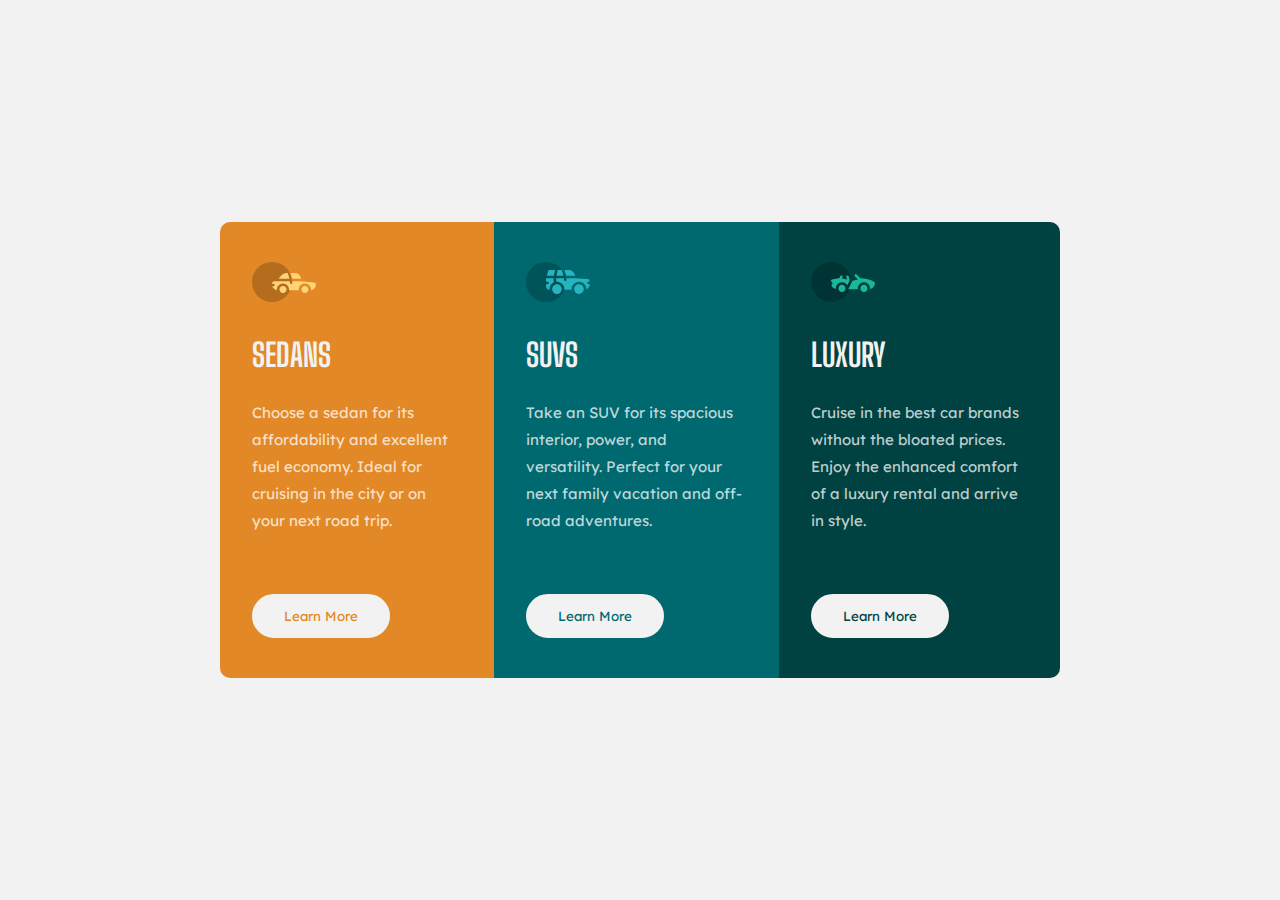
<file: index.html>
<!DOCTYPE html>
<html lang="en">
<head>
    <meta charset="UTF-8">
    <meta http-equiv="X-UA-Compatible" content="IE=edge">
    <meta name="viewport" content="width=device-width, initial-scale=1.0">
    <title>Document</title>
    <link rel="icon" type="image/png" sizes="32x32" href="./images/favicon-32x32.png">
    <link rel="stylesheet" href="index.css">
</head>
<body>
    <main class="box-container">
        <div class="box1 boxes">
          <div class="circle">
            <img src="icon-sedans.svg" alt="Sedan">
          </div>
          <h1>Sedans</h1>
          <p>
            Choose a sedan for its affordability and excellent fuel economy. Ideal for cruising in the city 
            or on your next road trip.
          </p>
          <button>Learn More</button>
        </div>
    
        <div class="box2 boxes">
          <div class="circle">
            <img src="icon-suvs.svg" alt="SUV">
          </div>
          <h1>SUVs</h1>
          <p>
            Take an SUV for its spacious interior, power, and versatility. Perfect for your next family vacation 
            and off-road adventures.
          </p>
          <button>Learn More</button>
        </div>
        
        <div class="box3 boxes">
          <div class="circle">
            <img src="icon-luxury.svg" alt="Luxury">
          </div>
          <h1>Luxury</h1>
          <p>
            Cruise in the best car brands without the bloated prices. Enjoy the enhanced comfort of a luxury 
            rental and arrive in style.
          </p>
          <button>Learn More</button>
        </div>
      </main>
</body>
</html>
</file>
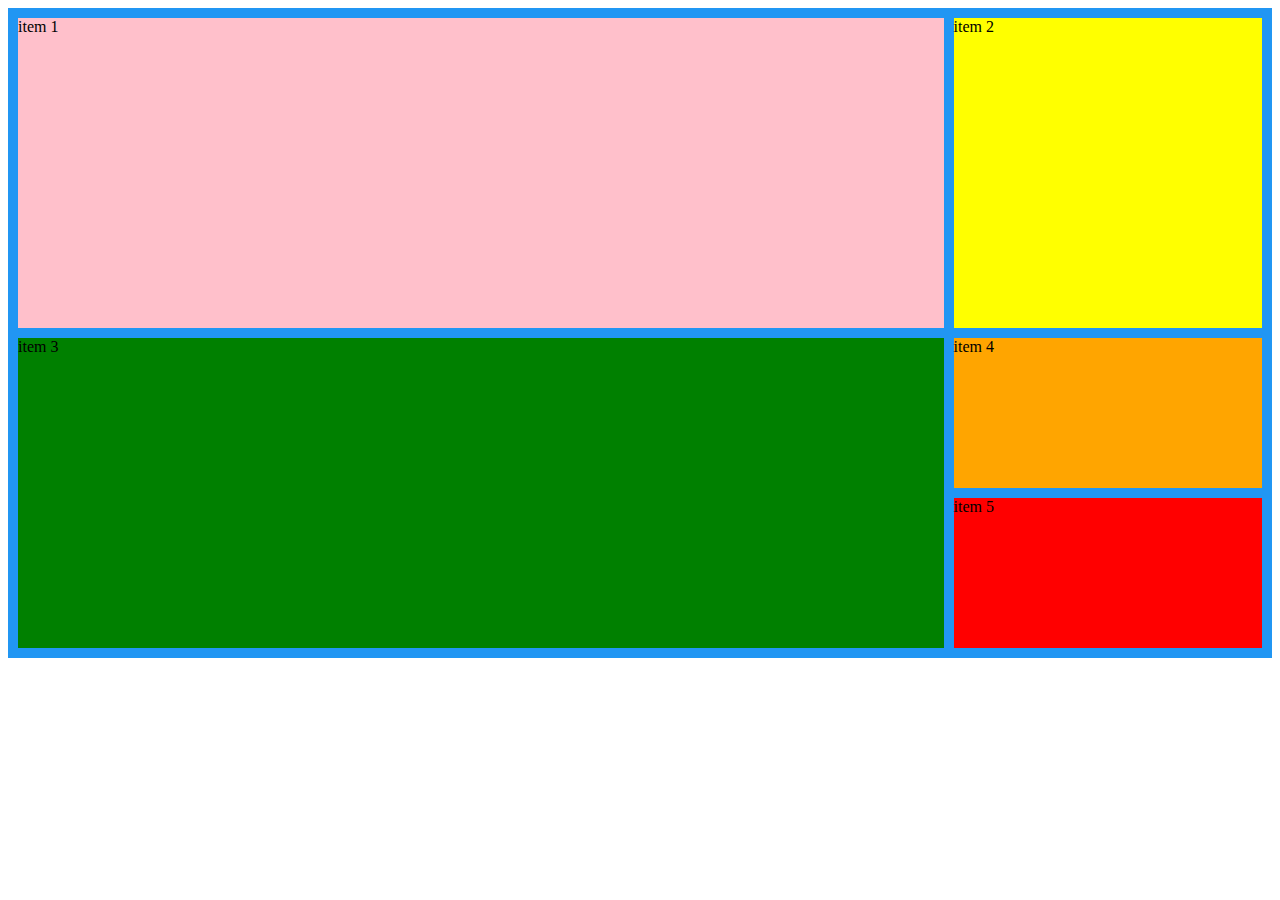
<file: grid.html>
<!DOCTYPE html>
<html lang="en">
<head>
    <meta charset="UTF-8">
    <meta http-equiv="X-UA-Compatible" content="IE=edge">
    <meta name="viewport" content="width=device-width, initial-scale=1.0">
    <title>Document</title>
    <link rel="stylesheet" href="grid.css">
</head>
<body>
    <div class="grid-container">
        <div class="grid-item item-1">item 1</div>
        <div class="grid-item item-2">item 2</div>
        <div class="grid-item item-3">item 3</div>
        <div class="grid-item item-4">item 4</div>
        <div class="grid-item item-5 ">item 5</div>
    </div>
</body>
</html>
</file>
<file: index.css>
@import url("https://fonts.googleapis.com/css2?family=Big+Shoulders+Display:wght@700&family=Lexend+Deca&display=swap");

:root {
  /* Primary */
  --orange: hsl(31, 77%, 52%);
  --cyan: hsl(184, 100%, 22%);
  --dark-cyan: hsl(179, 100%, 13%);

  /* Neutral */
  --white: hsla(0, 0%, 100%, 0.75);
  --lightgray: hsl(0, 0%, 95%);
}

*,
*::before,
*::after {
  border: 0;
  outline: 0;
  padding: 0;
  margin: 0;
  box-sizing: inherit;
}

body {
  box-sizing: border-box;
  font-family: "Lexend Deca", sans-serif;
  font-weight: 400;
  display: flex;
  place-content: center;
  background-color: var(--lightgray);
  height: 100vh;
}

h1 {
  font-family: "Big Shoulders Display", cursive;
  font-weight: 700;
  text-transform: uppercase;
  color: var(--lightgray);
}

p {
  font-size: 15px;
  margin: 25px 0 60px 0;
  color: var(--white);
  font-weight: 400;
  line-height: 1.8;
}

.box-container {
  display: flex;
  width: 840px;
  align-items: center;
  justify-content: center;
}

.boxes {
  display: flex;
  flex-direction: column;
  padding: 40px 32px;
  align-items: flex-start;
}

.box1 {
  background-color: var(--orange);
  border-radius: 10px 0 0 10px;
}

.box2 {
  background-color: var(--cyan);
}

.box3 {
  background-color: var(--dark-cyan);
  border-radius: 0 10px 10px 0;
}

button {
  padding: 12px 30px;
  border-radius: 50px;
  font-family: inherit;
  font-size: 16;
  border: solid 2px var(--lightgray);
  background: var(--lightgray);
  transition: all ease 0.3s;
}

.box1 button {
  color: hsl(31, 77%, 52%);
}

.box2 button {
  color: hsl(184, 100%, 22%);
}

.box3 button {
  color: hsl(179, 100%, 13%);
}

button:hover {
  background: transparent;
  color: var(--lightgray);
}

.circle {
  margin-bottom: 30px;
}

/* MEDIA QUERY */
@media only screen and (max-width: 600px) {
  p {
    margin-bottom: 20px;
  }

  body {
    height: auto;
  }

  .box-container {
    flex-direction: column;
    margin: 16% 0;
    padding: 8%;
  }

  .boxes {
    padding: 38px 44px;
  }

  .box1 {
    border-radius: 10px 10px 0 0;
  }

  .box3 {
    border-radius: 0 0 10px 10px;
  }
}
</file>
<file: grid.css>
.grid-container {
  display: grid;
  grid-template-columns: 3fr 1fr;
  grid-auto-rows: minmax(150px, auto);
  grid-gap: 10px;
  background-color: #2196f3;
  padding: 10px;
}

.item-1 {
  background-color: pink;
  grid-row: span 2;
}

.item-2 {
  background-color: yellow;
  grid-row: span 2;
}

.item-3 {
  background-color: green;
  grid-template-columns: 1fr 3fr;
  grid-row: span 2;
}

.item-4 {
  background-color: orange;
  grid-row: span 1;
}

.item-5 {
  background-color: red;
  grid-row: span 1;
}
</file>
